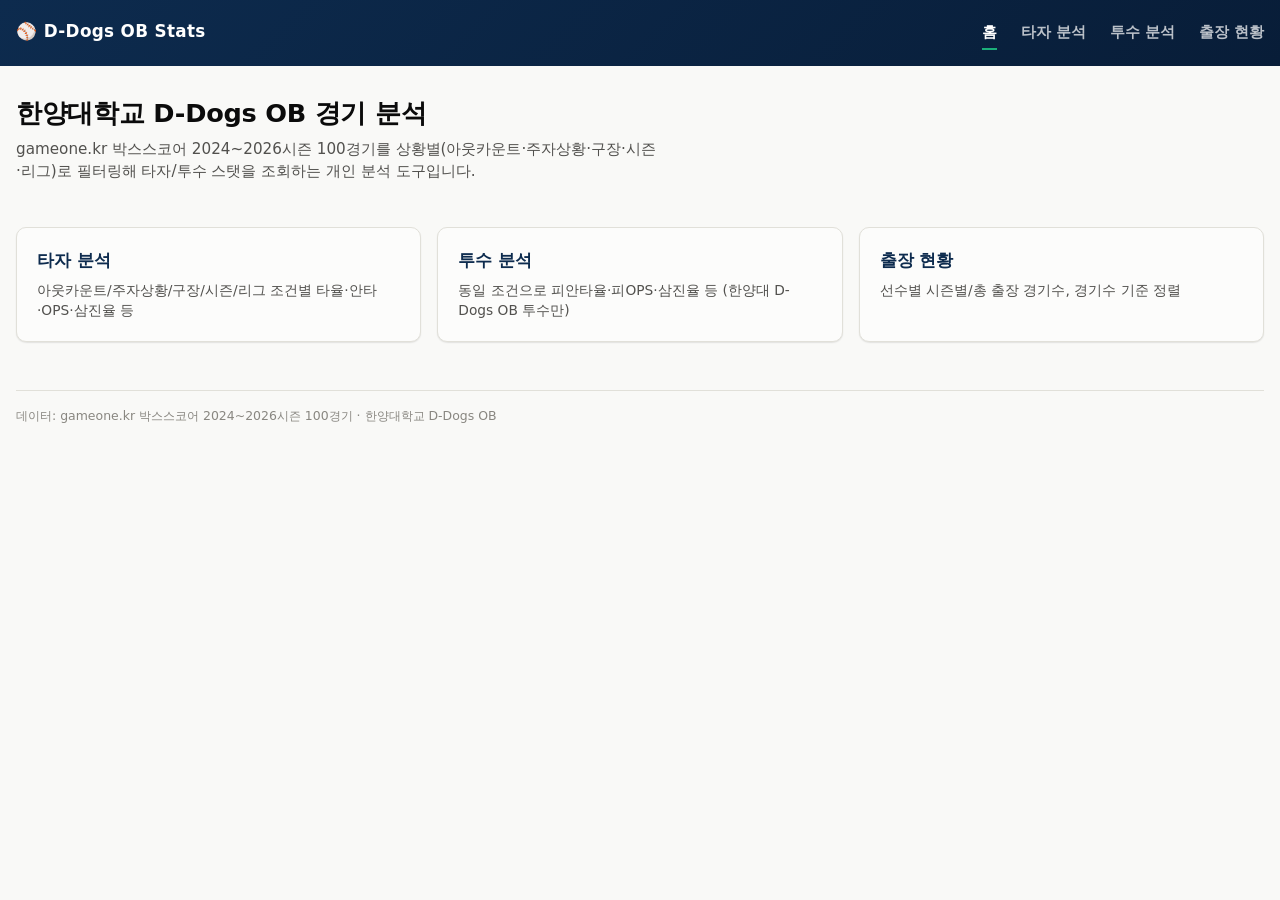
<file: docs/index.html>
<!DOCTYPE html>
<html lang="ko">
<head>
  <meta charset="UTF-8" />
  <meta name="viewport" content="width=device-width, initial-scale=1.0" />
  <title>D-Dogs OB 경기 분석</title>
  <link rel="stylesheet" href="css/style.css" />
</head>
<body>
  <header class="site-header">
    <nav>
      <a href="index.html" class="brand">D-Dogs OB Stats</a>
      <a href="index.html" class="active">홈</a>
      <a href="batter.html">타자 분석</a>
      <a href="pitcher.html">투수 분석</a>
      <a href="roster.html">출장 현황</a>
    </nav>
  </header>

  <section class="hero">
    <h1>한양대학교 D-Dogs OB 경기 분석</h1>
    <p>gameone.kr 박스스코어 2024~2026시즌 100경기를 상황별(아웃카운트·주자상황·구장·시즌·리그)로
       필터링해 타자/투수 스탯을 조회하는 개인 분석 도구입니다.</p>
  </section>

  <div class="card-grid">
    <a class="card" href="batter.html">
      <div class="card-title">타자 분석</div>
      <div class="card-desc">아웃카운트/주자상황/구장/시즌/리그 조건별 타율·안타·OPS·삼진율 등</div>
    </a>
    <a class="card" href="pitcher.html">
      <div class="card-title">투수 분석</div>
      <div class="card-desc">동일 조건으로 피안타율·피OPS·삼진율 등 (한양대 D-Dogs OB 투수만)</div>
    </a>
    <a class="card" href="roster.html">
      <div class="card-title">출장 현황</div>
      <div class="card-desc">선수별 시즌별/총 출장 경기수, 경기수 기준 정렬</div>
    </a>
  </div>

  <footer class="site-footer">
    데이터: gameone.kr 박스스코어 2024~2026시즌 100경기 · 한양대학교 D-Dogs OB
  </footer>
</body>
</html>
</file>
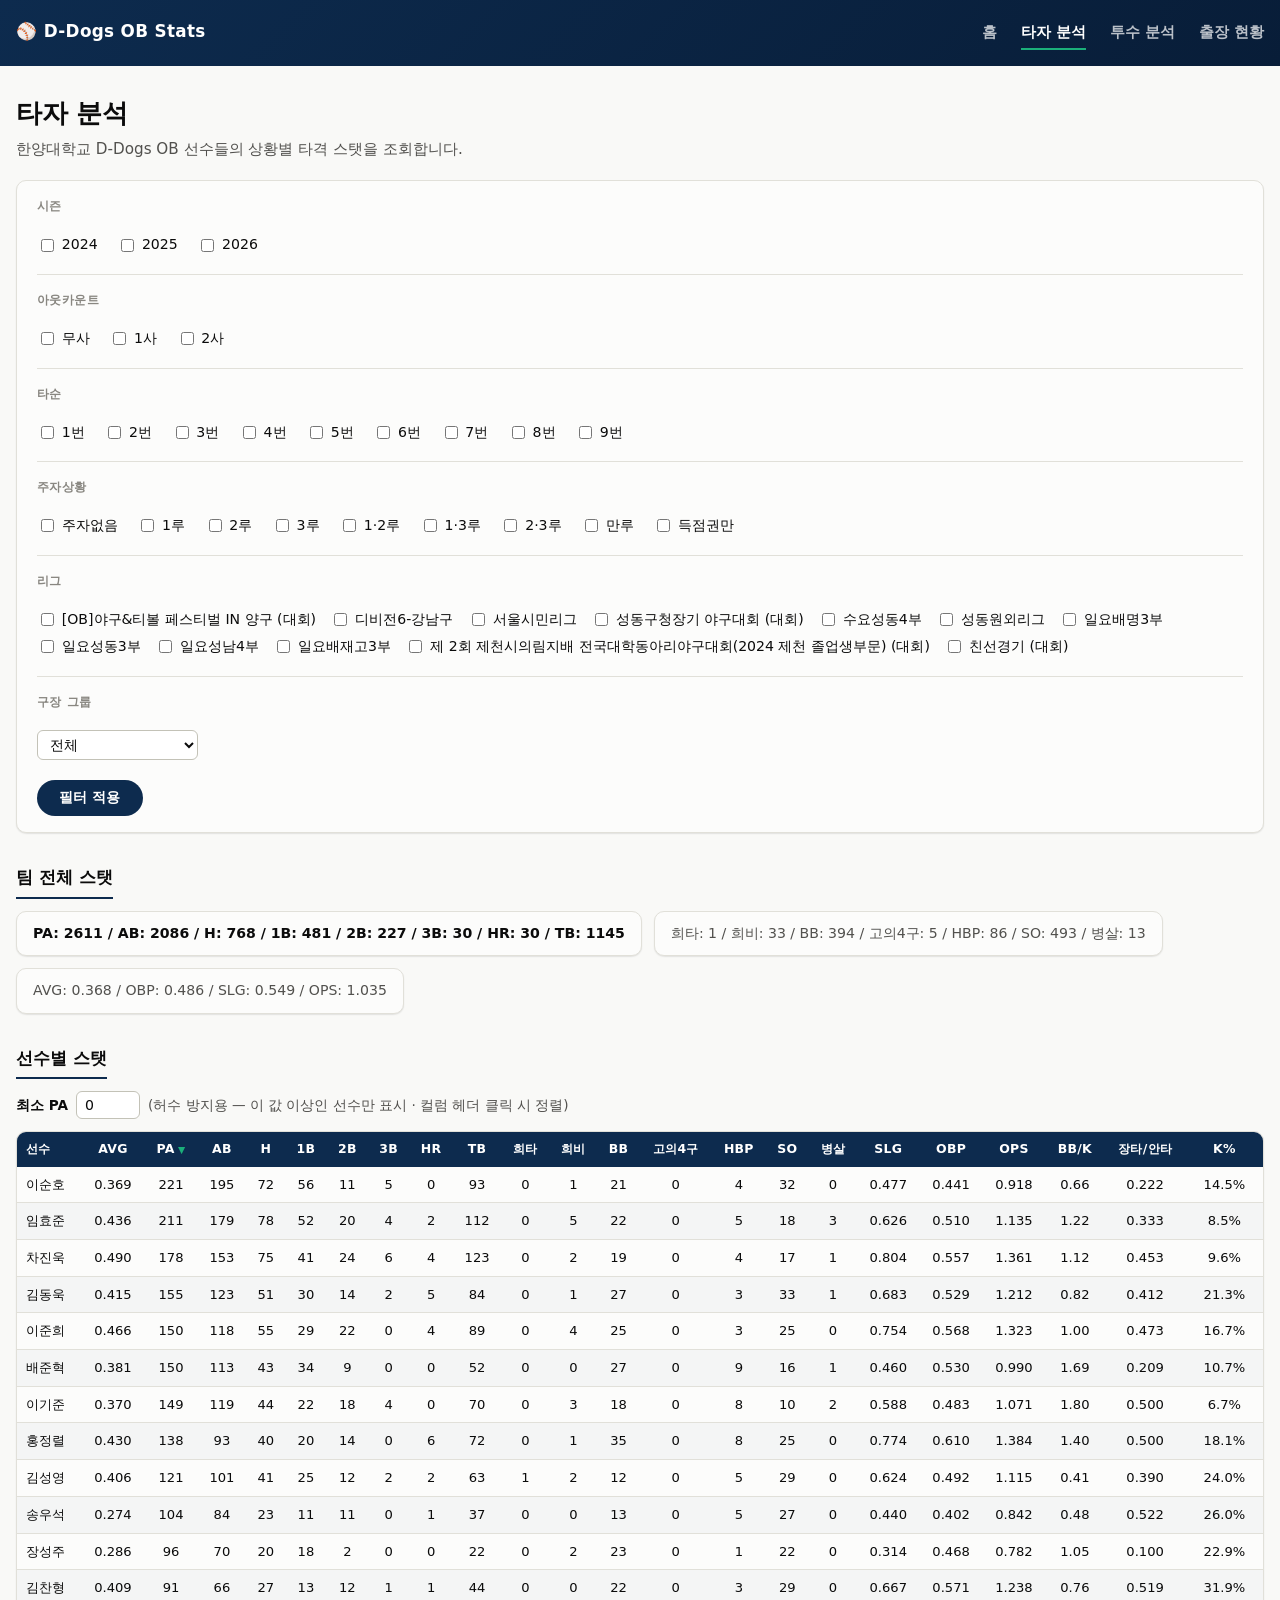
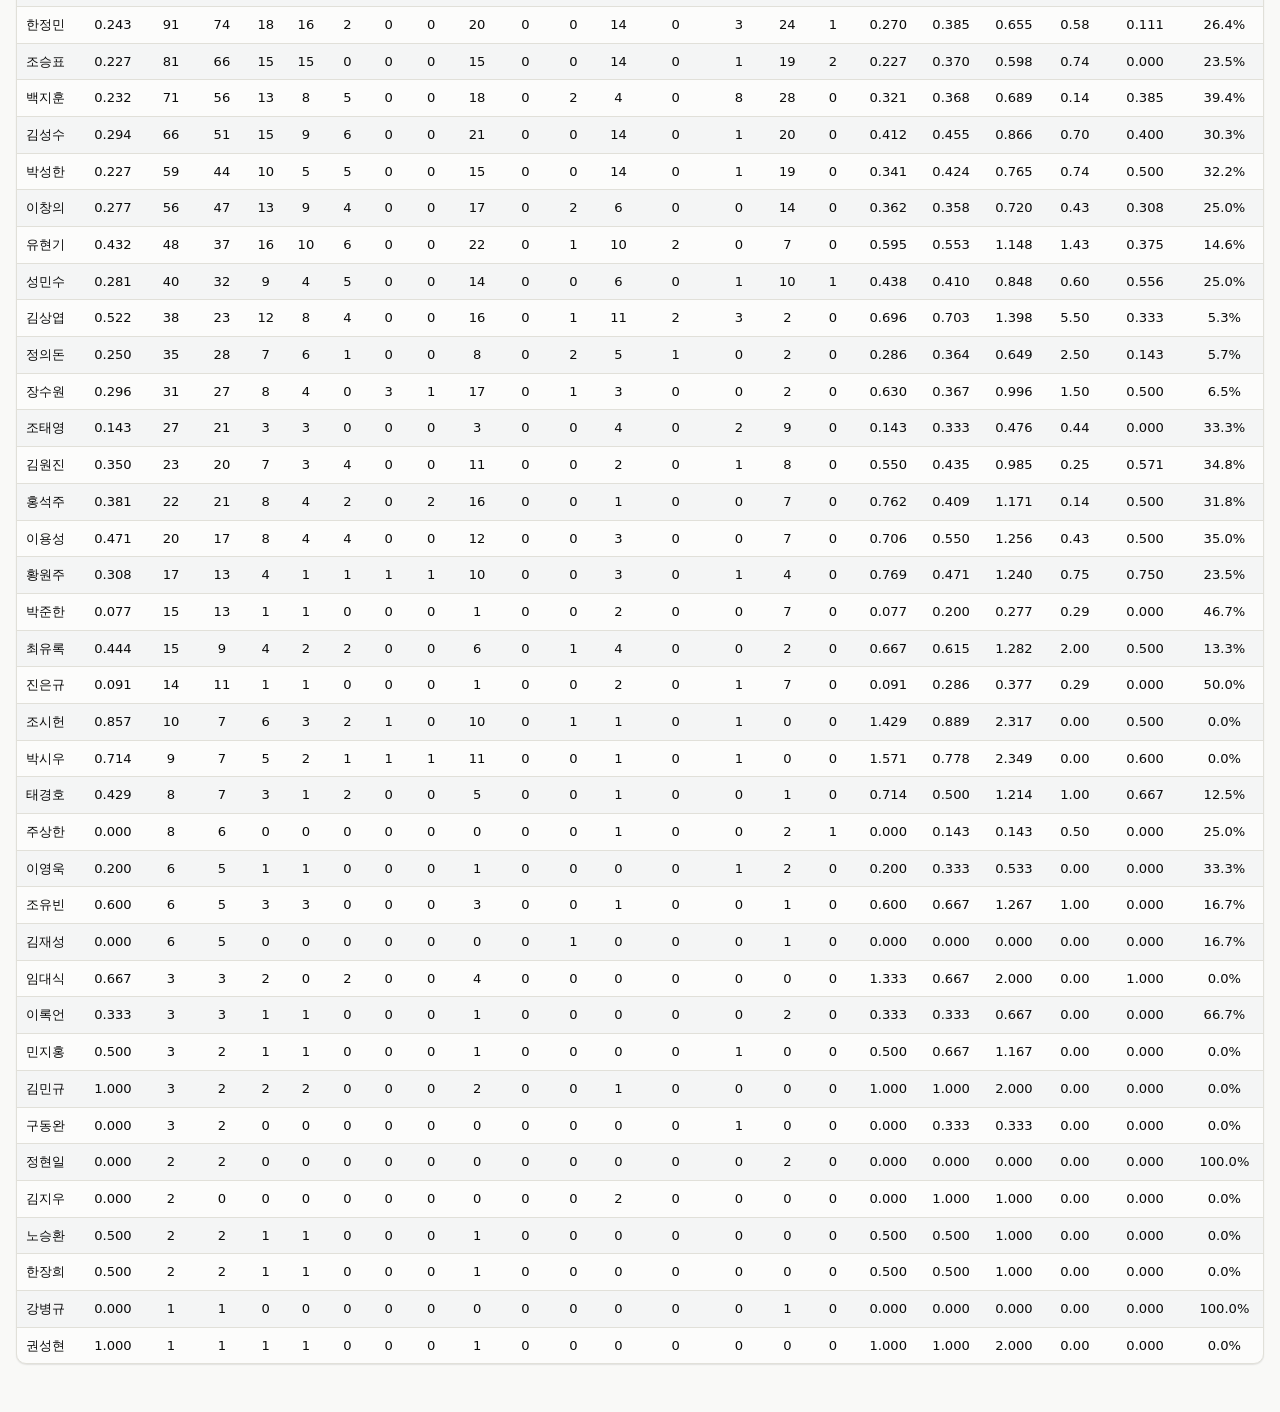
<file: docs/batter.html>
<!DOCTYPE html>
<html lang="ko">
<head>
  <meta charset="UTF-8" />
  <meta name="viewport" content="width=device-width, initial-scale=1.0" />
  <title>타자 분석 - D-Dogs OB</title>
  <link rel="stylesheet" href="css/style.css" />
</head>
<body>
  <header class="site-header">
    <nav>
      <a href="index.html" class="brand">D-Dogs OB Stats</a>
      <a href="index.html">홈</a>
      <a href="batter.html" class="active">타자 분석</a>
      <a href="pitcher.html">투수 분석</a>
      <a href="roster.html">출장 현황</a>
    </nav>
  </header>

  <section class="hero">
    <h1>타자 분석</h1>
    <p class="lede">한양대학교 D-Dogs OB 선수들의 상황별 타격 스탯을 조회합니다.</p>
  </section>

  <form id="filterForm">
    <fieldset>
      <legend>시즌</legend>
      <label><input type="checkbox" name="season" value="2024" /> 2024</label>
      <label><input type="checkbox" name="season" value="2025" /> 2025</label>
      <label><input type="checkbox" name="season" value="2026" /> 2026</label>
    </fieldset>

    <fieldset>
      <legend>아웃카운트</legend>
      <label><input type="checkbox" name="outs" value="0" /> 무사</label>
      <label><input type="checkbox" name="outs" value="1" /> 1사</label>
      <label><input type="checkbox" name="outs" value="2" /> 2사</label>
    </fieldset>

    <fieldset>
      <legend>타순</legend>
      <label><input type="checkbox" name="battingOrder" value="1" /> 1번</label>
      <label><input type="checkbox" name="battingOrder" value="2" /> 2번</label>
      <label><input type="checkbox" name="battingOrder" value="3" /> 3번</label>
      <label><input type="checkbox" name="battingOrder" value="4" /> 4번</label>
      <label><input type="checkbox" name="battingOrder" value="5" /> 5번</label>
      <label><input type="checkbox" name="battingOrder" value="6" /> 6번</label>
      <label><input type="checkbox" name="battingOrder" value="7" /> 7번</label>
      <label><input type="checkbox" name="battingOrder" value="8" /> 8번</label>
      <label><input type="checkbox" name="battingOrder" value="9" /> 9번</label>
    </fieldset>

    <fieldset>
      <legend>주자상황</legend>
      <label><input type="checkbox" name="runnerState" value="empty" /> 주자없음</label>
      <label><input type="checkbox" name="runnerState" value="1" /> 1루</label>
      <label><input type="checkbox" name="runnerState" value="2" /> 2루</label>
      <label><input type="checkbox" name="runnerState" value="3" /> 3루</label>
      <label><input type="checkbox" name="runnerState" value="12" /> 1·2루</label>
      <label><input type="checkbox" name="runnerState" value="13" /> 1·3루</label>
      <label><input type="checkbox" name="runnerState" value="23" /> 2·3루</label>
      <label><input type="checkbox" name="runnerState" value="123" /> 만루</label>
      <label><input type="checkbox" name="rispOnly" /> 득점권만</label>
    </fieldset>

    <fieldset>
      <legend>리그</legend>
      <div id="leagueCheckboxes"></div>
    </fieldset>

    <fieldset>
      <legend>구장 그룹</legend>
      <select name="venueGroup" id="venueGroupSelect">
        <option value="">전체</option>
      </select>
    </fieldset>

    <button type="submit">필터 적용</button>
  </form>

  <h2>팀 전체 스탯</h2>
  <div id="teamStats"></div>

  <h2>선수별 스탯</h2>
  <div class="stat-controls">
    <label for="minPaInput">최소 PA</label>
    <input type="number" id="minPaInput" min="0" step="1" value="0" style="width: 4rem;" />
    <span>(허수 방지용 — 이 값 이상인 선수만 표시 · 컬럼 헤더 클릭 시 정렬)</span>
  </div>
  <div class="table-wrap">
    <table id="playerStatsTable">
      <thead>
        <tr>
          <th data-sort-key="name">선수</th>
          <th data-sort-key="AVG">AVG</th>
          <th data-sort-key="PA">PA</th>
          <th data-sort-key="AB">AB</th>
          <th data-sort-key="H">H</th>
          <th data-sort-key="1B">1B</th>
          <th data-sort-key="2B">2B</th>
          <th data-sort-key="3B">3B</th>
          <th data-sort-key="HR">HR</th>
          <th data-sort-key="TB">TB</th>
          <th data-sort-key="SAC">희타</th>
          <th data-sort-key="SF">희비</th>
          <th data-sort-key="BB">BB</th>
          <th data-sort-key="IBB">고의4구</th>
          <th data-sort-key="HBP">HBP</th>
          <th data-sort-key="SO">SO</th>
          <th data-sort-key="GIDP">병살</th>
          <th data-sort-key="SLG">SLG</th>
          <th data-sort-key="OBP">OBP</th>
          <th data-sort-key="OPS">OPS</th>
          <th data-sort-key="BB_K">BB/K</th>
          <th data-sort-key="XBH_H">장타/안타</th>
          <th data-sort-key="K_RATE">K%</th>
        </tr>
      </thead>
      <tbody></tbody>
    </table>
  </div>

  <script type="module">
    import { buildFilterState, matchesFilter } from "./js/filters.js";
    import { loadJSON } from "./js/data-loader.js";
    import { computeBatterStats, groupByPlayer } from "./js/batter-page.js";
    import { sortEntries, nextSortState } from "./js/table-sort.js";
    import { groupLeaguesForCheckboxes } from "./js/league-label.js";

    let allRecords = [];
    let sortState = { key: "PA", direction: "desc" };

    function renderTeamStats(stats) {
      const el = document.getElementById("teamStats");
      el.innerHTML = `
        <p>PA: ${stats.PA} / AB: ${stats.AB} / H: ${stats.H} / 1B: ${stats["1B"]} / 2B: ${stats["2B"]} / 3B: ${stats["3B"]} / HR: ${stats.HR} / TB: ${stats.TB}</p>
        <p>희타: ${stats.SAC} / 희비: ${stats.SF} / BB: ${stats.BB} / 고의4구: ${stats.IBB} / HBP: ${stats.HBP} / SO: ${stats.SO} / 병살: ${stats.GIDP}</p>
        <p>AVG: ${stats.AVG.toFixed(3)} / OBP: ${stats.OBP.toFixed(3)} / SLG: ${stats.SLG.toFixed(3)} / OPS: ${stats.OPS.toFixed(3)}</p>
      `;
    }

    function updateSortIndicators() {
      const headers = document.querySelectorAll("#playerStatsTable th[data-sort-key]");
      for (const th of headers) {
        th.classList.remove("sorted-asc", "sorted-desc");
        if (th.dataset.sortKey === sortState.key) {
          th.classList.add(sortState.direction === "asc" ? "sorted-asc" : "sorted-desc");
        }
      }
    }

    function renderPlayerTable(byPlayer, minPa) {
      const tbody = document.querySelector("#playerStatsTable tbody");
      tbody.innerHTML = "";
      const filtered = Array.from(byPlayer.entries()).filter(([, stats]) => stats.PA >= minPa);
      const sorted = sortEntries(filtered, sortState.key, sortState.direction);
      updateSortIndicators();
      for (const [name, stats] of sorted) {
        const tr = document.createElement("tr");
        tr.innerHTML = `
          <td>${name}</td><td>${stats.AVG.toFixed(3)}</td><td>${stats.PA}</td><td>${stats.AB}</td><td>${stats.H}</td>
          <td>${stats["1B"]}</td><td>${stats["2B"]}</td><td>${stats["3B"]}</td><td>${stats.HR}</td><td>${stats.TB}</td>
          <td>${stats.SAC}</td><td>${stats.SF}</td>
          <td>${stats.BB}</td><td>${stats.IBB}</td><td>${stats.HBP}</td><td>${stats.SO}</td><td>${stats.GIDP}</td>
          <td>${stats.SLG.toFixed(3)}</td><td>${stats.OBP.toFixed(3)}</td>
          <td>${stats.OPS.toFixed(3)}</td><td>${stats.BB_K.toFixed(2)}</td><td>${stats.XBH_H.toFixed(3)}</td>
          <td>${(stats.K_RATE * 100).toFixed(1)}%</td>
        `;
        tbody.appendChild(tr);
      }
    }

    function populateLeagueCheckboxes(records) {
      const leagues = Array.from(new Set(records.map((r) => r.league))).sort();
      const groups = groupLeaguesForCheckboxes(leagues);
      const container = document.getElementById("leagueCheckboxes");
      container.innerHTML = "";
      for (const group of groups) {
        const label = document.createElement("label");
        const input = document.createElement("input");
        input.type = "checkbox";
        input.name = "league";
        input.value = JSON.stringify(group.members);
        label.appendChild(input);
        label.appendChild(document.createTextNode(` ${group.label}`));
        container.appendChild(label);
      }
    }

    function populateVenueGroups(records) {
      const venues = Array.from(new Set(records.map((r) => r.venue.replace(/\s+/g, "")))).sort();
      const select = document.getElementById("venueGroupSelect");
      for (const v of venues) {
        const option = document.createElement("option");
        option.value = JSON.stringify([v]);
        option.textContent = v;
        select.appendChild(option);
      }
    }

    function applyFilterAndRender() {
      const form = document.getElementById("filterForm");
      const filterState = buildFilterState(form);
      const filtered = allRecords.filter((r) => matchesFilter(r, filterState));
      const minPa = parseInt(document.getElementById("minPaInput").value, 10) || 0;
      renderTeamStats(computeBatterStats(filtered));
      renderPlayerTable(groupByPlayer(filtered), minPa);
    }

    async function init() {
      allRecords = await loadJSON("data_batter.json");
      populateLeagueCheckboxes(allRecords);
      populateVenueGroups(allRecords);
      applyFilterAndRender();

      document.getElementById("filterForm").addEventListener("submit", (e) => {
        e.preventDefault();
        applyFilterAndRender();
      });
      document.getElementById("minPaInput").addEventListener("input", applyFilterAndRender);

      document.querySelectorAll("#playerStatsTable th[data-sort-key]").forEach((th) => {
        th.addEventListener("click", () => {
          sortState = nextSortState(sortState, th.dataset.sortKey);
          applyFilterAndRender();
        });
      });
    }

    init();
  </script>
</body>
</html>
</file>
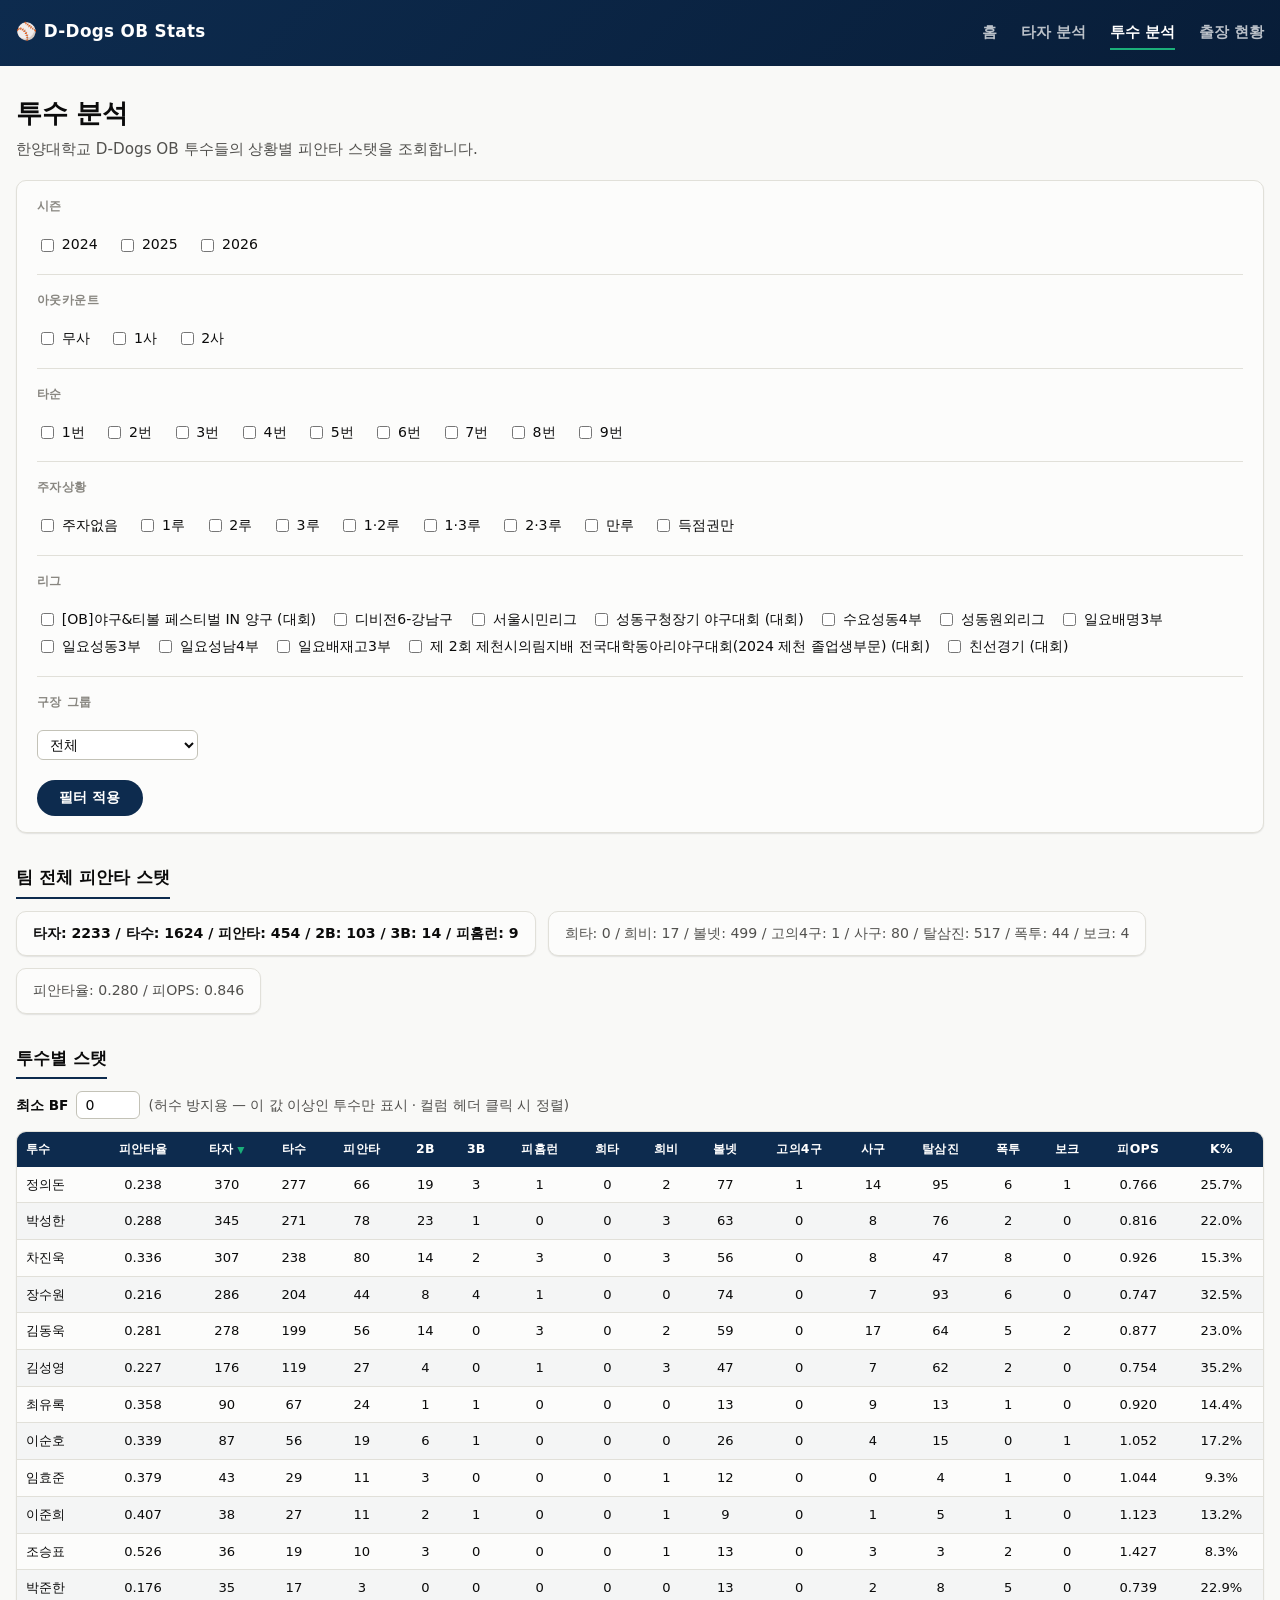
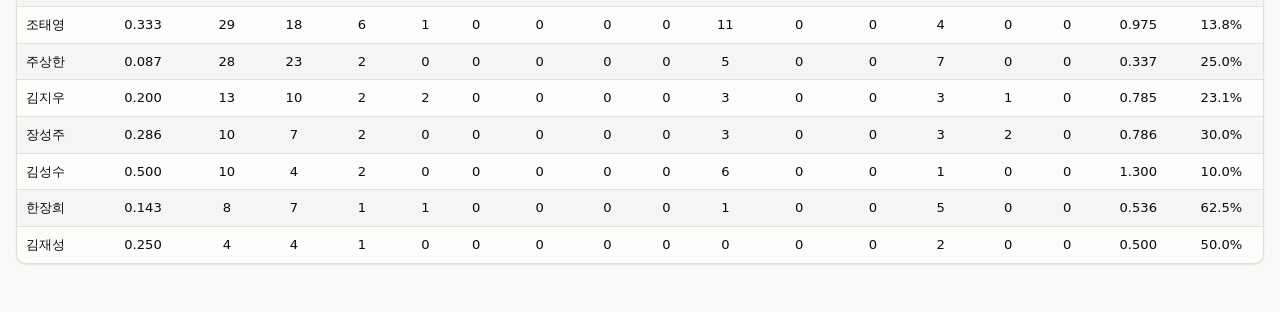
<file: docs/pitcher.html>
<!DOCTYPE html>
<html lang="ko">
<head>
  <meta charset="UTF-8" />
  <meta name="viewport" content="width=device-width, initial-scale=1.0" />
  <title>투수 분석 - D-Dogs OB</title>
  <link rel="stylesheet" href="css/style.css" />
</head>
<body>
  <header class="site-header">
    <nav>
      <a href="index.html" class="brand">D-Dogs OB Stats</a>
      <a href="index.html">홈</a>
      <a href="batter.html">타자 분석</a>
      <a href="pitcher.html" class="active">투수 분석</a>
      <a href="roster.html">출장 현황</a>
    </nav>
  </header>

  <section class="hero">
    <h1>투수 분석</h1>
    <p class="lede">한양대학교 D-Dogs OB 투수들의 상황별 피안타 스탯을 조회합니다.</p>
  </section>

  <form id="filterForm">
    <fieldset>
      <legend>시즌</legend>
      <label><input type="checkbox" name="season" value="2024" /> 2024</label>
      <label><input type="checkbox" name="season" value="2025" /> 2025</label>
      <label><input type="checkbox" name="season" value="2026" /> 2026</label>
    </fieldset>

    <fieldset>
      <legend>아웃카운트</legend>
      <label><input type="checkbox" name="outs" value="0" /> 무사</label>
      <label><input type="checkbox" name="outs" value="1" /> 1사</label>
      <label><input type="checkbox" name="outs" value="2" /> 2사</label>
    </fieldset>

    <fieldset>
      <legend>타순</legend>
      <label><input type="checkbox" name="battingOrder" value="1" /> 1번</label>
      <label><input type="checkbox" name="battingOrder" value="2" /> 2번</label>
      <label><input type="checkbox" name="battingOrder" value="3" /> 3번</label>
      <label><input type="checkbox" name="battingOrder" value="4" /> 4번</label>
      <label><input type="checkbox" name="battingOrder" value="5" /> 5번</label>
      <label><input type="checkbox" name="battingOrder" value="6" /> 6번</label>
      <label><input type="checkbox" name="battingOrder" value="7" /> 7번</label>
      <label><input type="checkbox" name="battingOrder" value="8" /> 8번</label>
      <label><input type="checkbox" name="battingOrder" value="9" /> 9번</label>
    </fieldset>

    <fieldset>
      <legend>주자상황</legend>
      <label><input type="checkbox" name="runnerState" value="empty" /> 주자없음</label>
      <label><input type="checkbox" name="runnerState" value="1" /> 1루</label>
      <label><input type="checkbox" name="runnerState" value="2" /> 2루</label>
      <label><input type="checkbox" name="runnerState" value="3" /> 3루</label>
      <label><input type="checkbox" name="runnerState" value="12" /> 1·2루</label>
      <label><input type="checkbox" name="runnerState" value="13" /> 1·3루</label>
      <label><input type="checkbox" name="runnerState" value="23" /> 2·3루</label>
      <label><input type="checkbox" name="runnerState" value="123" /> 만루</label>
      <label><input type="checkbox" name="rispOnly" /> 득점권만</label>
    </fieldset>

    <fieldset>
      <legend>리그</legend>
      <div id="leagueCheckboxes"></div>
    </fieldset>

    <fieldset>
      <legend>구장 그룹</legend>
      <select name="venueGroup" id="venueGroupSelect">
        <option value="">전체</option>
      </select>
    </fieldset>

    <button type="submit">필터 적용</button>
  </form>

  <h2>팀 전체 피안타 스탯</h2>
  <div id="teamStats"></div>

  <h2>투수별 스탯</h2>
  <div class="stat-controls">
    <label for="minPaInput">최소 BF</label>
    <input type="number" id="minPaInput" min="0" step="1" value="0" style="width: 4rem;" />
    <span>(허수 방지용 — 이 값 이상인 투수만 표시 · 컬럼 헤더 클릭 시 정렬)</span>
  </div>
  <div class="table-wrap">
    <table id="pitcherStatsTable">
      <thead>
        <tr>
          <th data-sort-key="name">투수</th>
          <th data-sort-key="AVG_AGAINST">피안타율</th>
          <th data-sort-key="BF">타자</th>
          <th data-sort-key="AB_AGAINST">타수</th>
          <th data-sort-key="H">피안타</th>
          <th data-sort-key="2B">2B</th>
          <th data-sort-key="3B">3B</th>
          <th data-sort-key="HR">피홈런</th>
          <th data-sort-key="SAC">희타</th>
          <th data-sort-key="SF">희비</th>
          <th data-sort-key="BB">볼넷</th>
          <th data-sort-key="IBB">고의4구</th>
          <th data-sort-key="HBP">사구</th>
          <th data-sort-key="SO">탈삼진</th>
          <th data-sort-key="WP">폭투</th>
          <th data-sort-key="BK">보크</th>
          <th data-sort-key="OPS_AGAINST">피OPS</th>
          <th data-sort-key="K_RATE">K%</th>
        </tr>
      </thead>
      <tbody></tbody>
    </table>
  </div>

  <script type="module">
    import { buildFilterState, matchesFilter } from "./js/filters.js";
    import { loadJSON } from "./js/data-loader.js";
    import { computePitcherStats, groupByPitcher } from "./js/pitcher-page.js";
    import { sortEntries, nextSortState } from "./js/table-sort.js";
    import { groupLeaguesForCheckboxes } from "./js/league-label.js";

    let allRecords = [];
    let sortState = { key: "BF", direction: "desc" };

    function renderTeamStats(stats) {
      const el = document.getElementById("teamStats");
      el.innerHTML = `
        <p>타자: ${stats.BF} / 타수: ${stats.AB_AGAINST} / 피안타: ${stats.H} / 2B: ${stats["2B"]} / 3B: ${stats["3B"]} / 피홈런: ${stats.HR}</p>
        <p>희타: ${stats.SAC} / 희비: ${stats.SF} / 볼넷: ${stats.BB} / 고의4구: ${stats.IBB} / 사구: ${stats.HBP} / 탈삼진: ${stats.SO} / 폭투: ${stats.WP} / 보크: ${stats.BK}</p>
        <p>피안타율: ${stats.AVG_AGAINST.toFixed(3)} / 피OPS: ${stats.OPS_AGAINST.toFixed(3)}</p>
      `;
    }

    function updateSortIndicators() {
      const headers = document.querySelectorAll("#pitcherStatsTable th[data-sort-key]");
      for (const th of headers) {
        th.classList.remove("sorted-asc", "sorted-desc");
        if (th.dataset.sortKey === sortState.key) {
          th.classList.add(sortState.direction === "asc" ? "sorted-asc" : "sorted-desc");
        }
      }
    }

    function renderPitcherTable(byPitcher, minBf) {
      const tbody = document.querySelector("#pitcherStatsTable tbody");
      tbody.innerHTML = "";
      const filtered = Array.from(byPitcher.entries())
        .filter(([name]) => name !== "UNKNOWN")
        .filter(([, stats]) => stats.BF >= minBf);
      const sorted = sortEntries(filtered, sortState.key, sortState.direction);
      updateSortIndicators();
      for (const [name, stats] of sorted) {
        const tr = document.createElement("tr");
        tr.innerHTML = `
          <td>${name}</td><td>${stats.AVG_AGAINST.toFixed(3)}</td><td>${stats.BF}</td><td>${stats.AB_AGAINST}</td><td>${stats.H}</td>
          <td>${stats["2B"]}</td><td>${stats["3B"]}</td><td>${stats.HR}</td>
          <td>${stats.SAC}</td><td>${stats.SF}</td>
          <td>${stats.BB}</td><td>${stats.IBB}</td><td>${stats.HBP}</td><td>${stats.SO}</td>
          <td>${stats.WP}</td><td>${stats.BK}</td>
          <td>${stats.OPS_AGAINST.toFixed(3)}</td><td>${(stats.K_RATE * 100).toFixed(1)}%</td>
        `;
        tbody.appendChild(tr);
      }
    }

    function populateLeagueCheckboxes(records) {
      const leagues = Array.from(new Set(records.map((r) => r.league))).sort();
      const groups = groupLeaguesForCheckboxes(leagues);
      const container = document.getElementById("leagueCheckboxes");
      container.innerHTML = "";
      for (const group of groups) {
        const label = document.createElement("label");
        const input = document.createElement("input");
        input.type = "checkbox";
        input.name = "league";
        input.value = JSON.stringify(group.members);
        label.appendChild(input);
        label.appendChild(document.createTextNode(` ${group.label}`));
        container.appendChild(label);
      }
    }

    function populateVenueGroups(records) {
      const venues = Array.from(new Set(records.map((r) => r.venue.replace(/\s+/g, "")))).sort();
      const select = document.getElementById("venueGroupSelect");
      for (const v of venues) {
        const option = document.createElement("option");
        option.value = JSON.stringify([v]);
        option.textContent = v;
        select.appendChild(option);
      }
    }

    function applyFilterAndRender() {
      const form = document.getElementById("filterForm");
      const filterState = buildFilterState(form);
      const filtered = allRecords.filter((r) => matchesFilter(r, filterState));
      const minBf = parseInt(document.getElementById("minPaInput").value, 10) || 0;
      renderTeamStats(computePitcherStats(filtered));
      renderPitcherTable(groupByPitcher(filtered), minBf);
    }

    async function init() {
      allRecords = await loadJSON("data_pitcher.json");
      populateLeagueCheckboxes(allRecords);
      populateVenueGroups(allRecords);
      applyFilterAndRender();

      document.getElementById("filterForm").addEventListener("submit", (e) => {
        e.preventDefault();
        applyFilterAndRender();
      });
      document.getElementById("minPaInput").addEventListener("input", applyFilterAndRender);

      document.querySelectorAll("#pitcherStatsTable th[data-sort-key]").forEach((th) => {
        th.addEventListener("click", () => {
          sortState = nextSortState(sortState, th.dataset.sortKey);
          applyFilterAndRender();
        });
      });
    }

    init();
  </script>
</body>
</html>
</file>
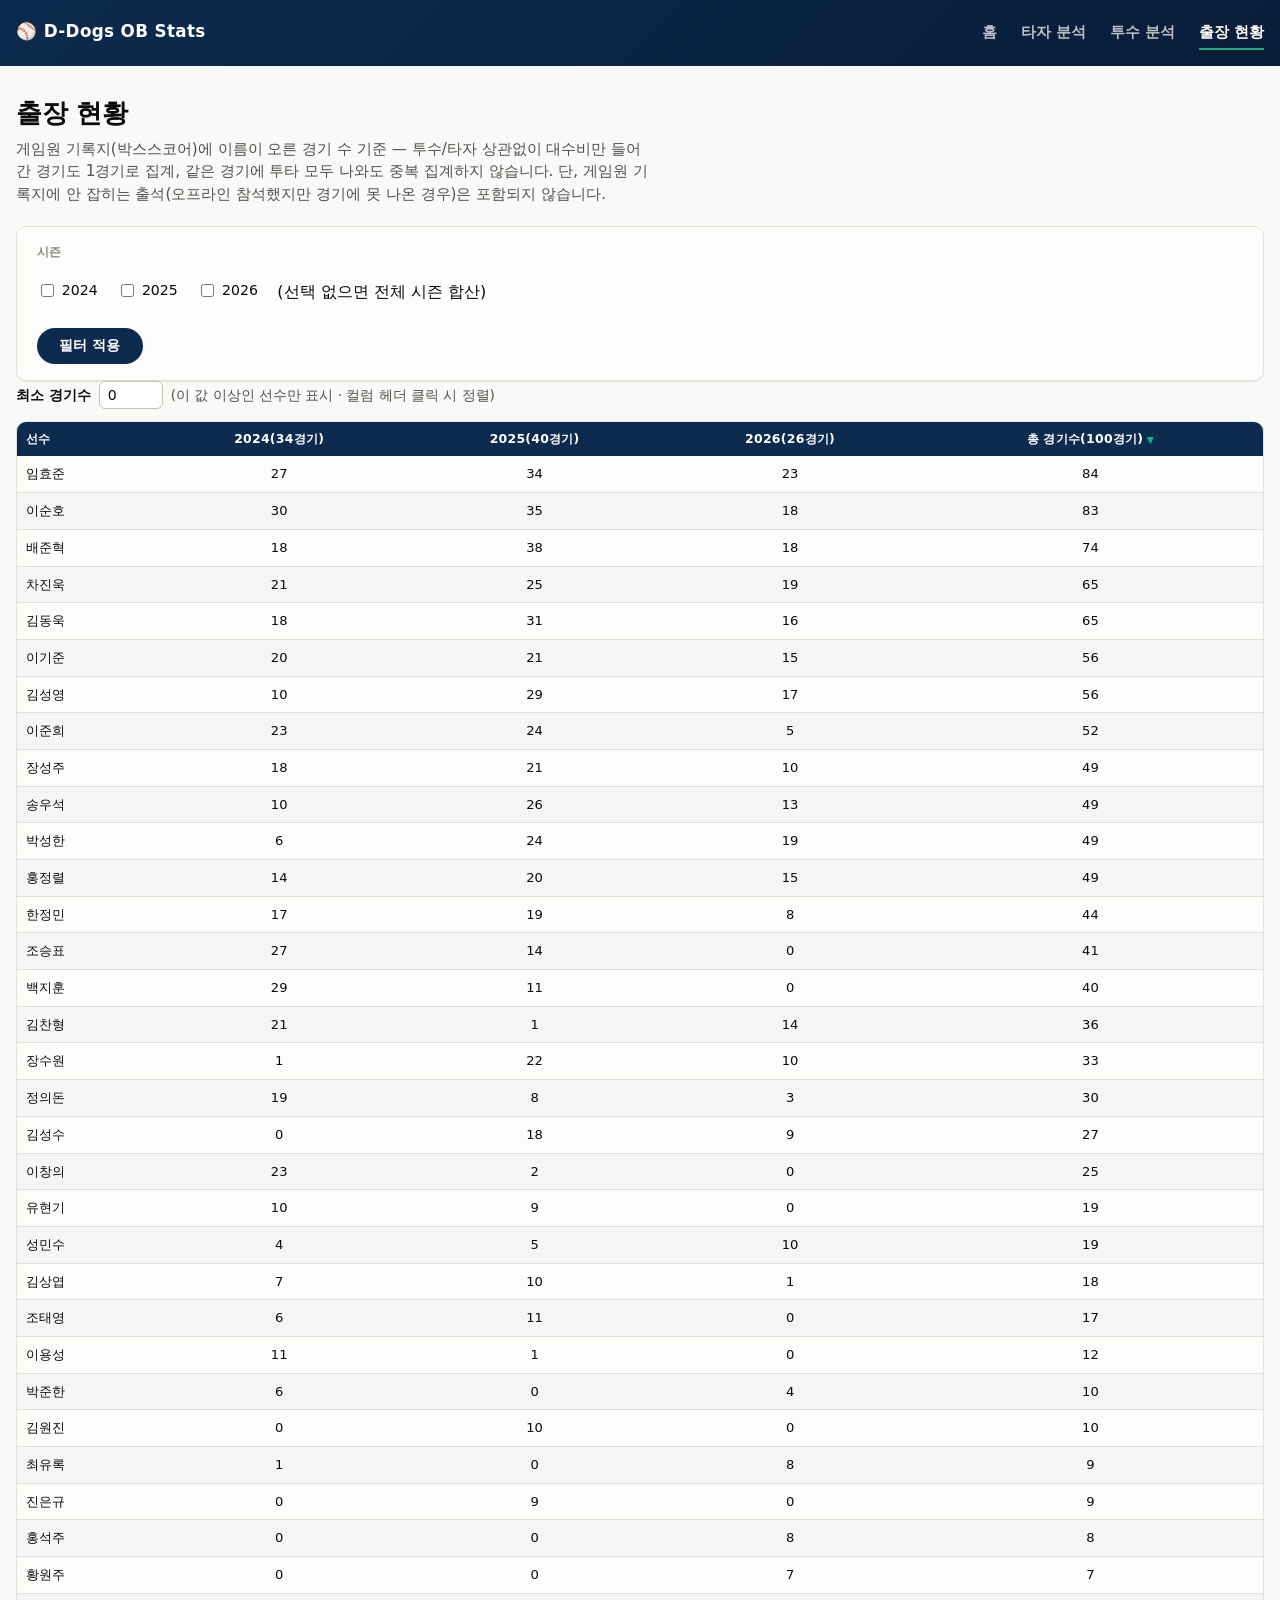
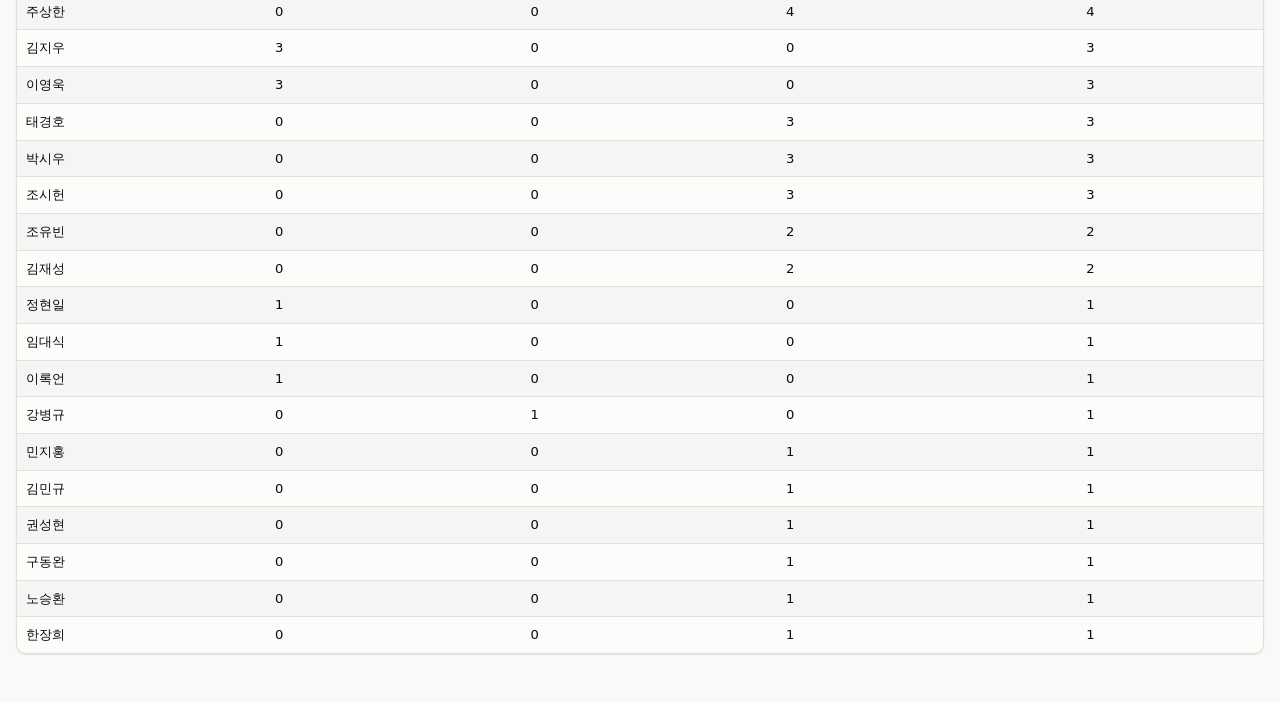
<file: docs/roster.html>
<!DOCTYPE html>
<html lang="ko">
<head>
  <meta charset="UTF-8" />
  <meta name="viewport" content="width=device-width, initial-scale=1.0" />
  <title>출장 현황 - D-Dogs OB</title>
  <link rel="stylesheet" href="css/style.css" />
</head>
<body>
  <header class="site-header">
    <nav>
      <a href="index.html" class="brand">D-Dogs OB Stats</a>
      <a href="index.html">홈</a>
      <a href="batter.html">타자 분석</a>
      <a href="pitcher.html">투수 분석</a>
      <a href="roster.html" class="active">출장 현황</a>
    </nav>
  </header>

  <section class="hero">
    <h1>출장 현황</h1>
    <p class="lede">게임원 기록지(박스스코어)에 이름이 오른 경기 수 기준 — 투수/타자 상관없이
      대수비만 들어간 경기도 1경기로 집계, 같은 경기에 투타 모두 나와도 중복 집계하지 않습니다.
      단, 게임원 기록지에 안 잡히는 출석(오프라인 참석했지만 경기에 못 나온 경우)은 포함되지 않습니다.</p>
  </section>

  <form id="filterForm">
    <fieldset>
      <legend>시즌</legend>
      <label><input type="checkbox" name="season" value="2024" /> 2024</label>
      <label><input type="checkbox" name="season" value="2025" /> 2025</label>
      <label><input type="checkbox" name="season" value="2026" /> 2026</label>
      <span>(선택 없으면 전체 시즌 합산)</span>
    </fieldset>
    <button type="submit">필터 적용</button>
  </form>

  <div class="stat-controls">
    <label for="minGamesInput">최소 경기수</label>
    <input type="number" id="minGamesInput" min="0" step="1" value="0" style="width: 4rem;" />
    <span>(이 값 이상인 선수만 표시 · 컬럼 헤더 클릭 시 정렬)</span>
  </div>

  <div class="table-wrap">
    <table id="rosterTable">
      <thead>
        <tr id="rosterHeaderRow">
          <th data-sort-key="name">선수</th>
          <th data-sort-key="2024">2024</th>
          <th data-sort-key="2025">2025</th>
          <th data-sort-key="2026">2026</th>
          <th data-sort-key="total">총 경기수</th>
        </tr>
      </thead>
      <tbody></tbody>
    </table>
  </div>

  <script type="module">
    import { loadJSON } from "./js/data-loader.js";
    import { groupByPlayer, countTeamGamesBySeason, SEASONS } from "./js/roster-page.js";
    import { sortEntries, nextSortState } from "./js/table-sort.js";

    let allRecords = [];
    let sortState = { key: "total", direction: "desc" };

    function renderHeaderLabels(teamGamesBySeason) {
      for (const season of SEASONS) {
        const th = document.querySelector(`#rosterHeaderRow th[data-sort-key="${season}"]`);
        th.textContent = `${season}(${teamGamesBySeason[season]}경기)`;
      }
      document.querySelector('#rosterHeaderRow th[data-sort-key="total"]').textContent =
        `총 경기수(${teamGamesBySeason.total}경기)`;
    }

    function updateSortIndicators() {
      const headers = document.querySelectorAll("#rosterTable th[data-sort-key]");
      for (const th of headers) {
        th.classList.remove("sorted-asc", "sorted-desc");
        if (th.dataset.sortKey === sortState.key) {
          th.classList.add(sortState.direction === "asc" ? "sorted-asc" : "sorted-desc");
        }
      }
    }

    function renderTable(byPlayer, minGames) {
      const tbody = document.querySelector("#rosterTable tbody");
      tbody.innerHTML = "";
      const filtered = Array.from(byPlayer.entries()).filter(([, stats]) => stats.total >= minGames);
      const sorted = sortEntries(filtered, sortState.key, sortState.direction);
      updateSortIndicators();
      for (const [name, stats] of sorted) {
        const tr = document.createElement("tr");
        tr.innerHTML = `
          <td>${name}</td>
          ${SEASONS.map((s) => `<td>${stats[s]}</td>`).join("")}
          <td>${stats.total}</td>
        `;
        tbody.appendChild(tr);
      }
    }

    function applyFilterAndRender() {
      const form = document.getElementById("filterForm");
      const selectedSeasons = Array.from(form.querySelectorAll('input[name="season"]:checked')).map((el) =>
        parseInt(el.value, 10)
      );
      const filtered = selectedSeasons.length
        ? allRecords.filter((r) => selectedSeasons.includes(r.season))
        : allRecords;
      const minGames = parseInt(document.getElementById("minGamesInput").value, 10) || 0;
      renderTable(groupByPlayer(filtered), minGames);
    }

    async function init() {
      allRecords = await loadJSON("data_roster.json");
      renderHeaderLabels(countTeamGamesBySeason(allRecords));
      applyFilterAndRender();

      document.getElementById("filterForm").addEventListener("submit", (e) => {
        e.preventDefault();
        applyFilterAndRender();
      });
      document.getElementById("minGamesInput").addEventListener("input", applyFilterAndRender);

      document.querySelectorAll("#rosterTable th[data-sort-key]").forEach((th) => {
        th.addEventListener("click", () => {
          sortState = nextSortState(sortState, th.dataset.sortKey);
          applyFilterAndRender();
        });
      });
    }

    init();
  </script>
</body>
</html>
</file>
<file: docs/css/style.css>
:root {
  color-scheme: light;
  --surface-page: #f9f9f7;
  --surface-card: #fcfcfb;
  --text-primary: #0b0b0b;
  --text-secondary: #52514e;
  --text-muted: #898781;
  --border-hairline: #e1e0d9;
  --border-strong: #c3c2b7;
  --brand-navy: #0d2b4e;
  --brand-navy-dark: #081d38;
  --brand-green: #1baf7a;
  --brand-orange: #eb6834;
  --accent-blue: #2a78d6;
  --shadow-card: 0 1px 2px rgba(11, 11, 11, 0.06), 0 1px 1px rgba(11, 11, 11, 0.04);
}

* {
  box-sizing: border-box;
}

body {
  font-family: system-ui, -apple-system, "Segoe UI", "Malgun Gothic", sans-serif;
  max-width: 1280px;
  margin: 0 auto;
  padding: 0 1rem 3rem;
  color: var(--text-primary);
  background: var(--surface-page);
  line-height: 1.5;
}

/* ---- top bar / nav ---- */

.site-header {
  margin: 0 -1rem;
  background: linear-gradient(135deg, var(--brand-navy) 0%, var(--brand-navy-dark) 100%);
  color: #fff;
  padding: 0.9rem 1rem;
}

.site-header nav {
  max-width: 1280px;
  margin: 0 auto;
  display: flex;
  align-items: center;
  gap: 1.5rem;
}

.site-header .brand {
  font-weight: 800;
  font-size: 1.05rem;
  letter-spacing: 0.02em;
  color: #fff;
  text-decoration: none;
  margin-right: auto;
  display: flex;
  align-items: center;
  gap: 0.4rem;
}

.site-header .brand::before {
  content: "⚾";
}

nav a {
  text-decoration: none;
  color: rgba(255, 255, 255, 0.72);
  font-weight: 600;
  font-size: 0.92rem;
  padding: 0.3rem 0;
  border-bottom: 2px solid transparent;
}

nav a:hover {
  color: #fff;
}

nav a.active {
  color: #fff;
  border-bottom-color: var(--brand-green);
}

/* ---- hero / page heading ---- */

.hero {
  padding: 1.75rem 0 1.25rem;
}

h1 {
  font-size: 1.6rem;
  font-weight: 800;
  margin: 0 0 0.35rem;
  letter-spacing: -0.01em;
}

.hero p,
.lede {
  color: var(--text-secondary);
  font-size: 0.95rem;
  max-width: 640px;
  margin: 0;
}

h2 {
  font-size: 1.05rem;
  font-weight: 700;
  margin: 2rem 0 0.75rem;
  padding-bottom: 0.4rem;
  border-bottom: 2px solid var(--brand-navy);
  display: inline-block;
}

/* ---- filter card ---- */

form#filterForm {
  background: var(--surface-card);
  border: 1px solid var(--border-hairline);
  border-radius: 10px;
  padding: 1rem 1.25rem;
  box-shadow: var(--shadow-card);
}

fieldset {
  margin: 0 0 1rem;
  padding: 0.75rem 0;
  border: none;
  border-bottom: 1px solid var(--border-hairline);
}

fieldset:last-of-type {
  border-bottom: none;
  margin-bottom: 0.5rem;
}

legend {
  font-size: 0.78rem;
  font-weight: 700;
  color: var(--text-muted);
  text-transform: uppercase;
  letter-spacing: 0.04em;
  padding: 0 0 0.4rem;
}

fieldset label {
  display: inline-flex;
  align-items: center;
  gap: 0.3rem;
  margin: 0 0.9rem 0.4rem 0;
  font-size: 0.88rem;
  color: var(--text-primary);
  cursor: pointer;
}

fieldset input[type="checkbox"] {
  accent-color: var(--brand-navy);
  cursor: pointer;
}

select,
input[type="number"] {
  font-family: inherit;
  font-size: 0.88rem;
  padding: 0.3rem 0.5rem;
  border: 1px solid var(--border-strong);
  border-radius: 6px;
  background: #fff;
  color: var(--text-primary);
}

button[type="submit"] {
  font-family: inherit;
  font-weight: 700;
  font-size: 0.9rem;
  padding: 0.55rem 1.4rem;
  border: none;
  border-radius: 999px;
  background: var(--brand-navy);
  color: #fff;
  cursor: pointer;
  transition: background 0.15s ease;
}

button[type="submit"]:hover {
  background: var(--brand-navy-dark);
}

/* ---- team stat summary ---- */

#teamStats {
  display: flex;
  flex-wrap: wrap;
  gap: 0.75rem;
}

#teamStats p {
  margin: 0;
  background: var(--surface-card);
  border: 1px solid var(--border-hairline);
  border-radius: 10px;
  padding: 0.7rem 1rem;
  box-shadow: var(--shadow-card);
  font-size: 0.88rem;
  font-variant-numeric: tabular-nums;
  color: var(--text-secondary);
}

#teamStats p:first-of-type {
  font-weight: 700;
  color: var(--text-primary);
}

/* ---- min-PA / min-BF control row ---- */

.stat-controls {
  display: flex;
  align-items: center;
  gap: 0.5rem;
  font-size: 0.85rem;
  color: var(--text-secondary);
  margin: 0 0 0.75rem;
}

.stat-controls label {
  font-weight: 600;
  color: var(--text-primary);
}

/* ---- data tables ---- */

.table-wrap {
  background: var(--surface-card);
  border: 1px solid var(--border-hairline);
  border-radius: 10px;
  box-shadow: var(--shadow-card);
  overflow-x: auto;
}

table {
  border-collapse: collapse;
  width: 100%;
  margin: 0;
  font-variant-numeric: tabular-nums;
}

th,
td {
  padding: 0.5rem 0.55rem;
  text-align: center;
  font-size: 0.82rem;
  white-space: nowrap;
}

td:first-child,
th:first-child {
  text-align: left;
  white-space: nowrap;
}

thead th {
  background: var(--brand-navy);
  color: #fff;
  font-weight: 700;
  font-size: 0.78rem;
  letter-spacing: 0.02em;
  border-bottom: none;
}

tbody tr {
  border-bottom: 1px solid var(--border-hairline);
}

tbody tr:last-child {
  border-bottom: none;
}

tbody tr:nth-child(even) {
  background: rgba(13, 43, 78, 0.03);
}

tbody tr:hover {
  background: rgba(27, 175, 122, 0.08);
}

th[data-sort-key] {
  cursor: pointer;
  user-select: none;
  position: relative;
}

th[data-sort-key]:hover {
  background: var(--brand-navy-dark);
}

th[data-sort-key].sorted-asc::after {
  content: " ▲";
  font-size: 0.75em;
  color: var(--brand-green);
}

th[data-sort-key].sorted-desc::after {
  content: " ▼";
  font-size: 0.75em;
  color: var(--brand-green);
}

/* ---- homepage cards ---- */

.card-grid {
  display: grid;
  grid-template-columns: repeat(auto-fit, minmax(240px, 1fr));
  gap: 1rem;
  margin-top: 1.5rem;
}

.card-grid a.card {
  display: block;
  background: var(--surface-card);
  border: 1px solid var(--border-hairline);
  border-radius: 10px;
  padding: 1.25rem;
  box-shadow: var(--shadow-card);
  text-decoration: none;
  color: var(--text-primary);
  transition: transform 0.12s ease, box-shadow 0.12s ease;
}

.card-grid a.card:hover {
  transform: translateY(-2px);
  box-shadow: 0 4px 10px rgba(11, 11, 11, 0.08);
}

.card-grid .card-title {
  font-weight: 800;
  font-size: 1.05rem;
  margin-bottom: 0.4rem;
  color: var(--brand-navy);
}

.card-grid .card-desc {
  font-size: 0.86rem;
  color: var(--text-secondary);
}

footer.site-footer {
  margin-top: 3rem;
  padding-top: 1rem;
  border-top: 1px solid var(--border-hairline);
  font-size: 0.78rem;
  color: var(--text-muted);
}
</file>
